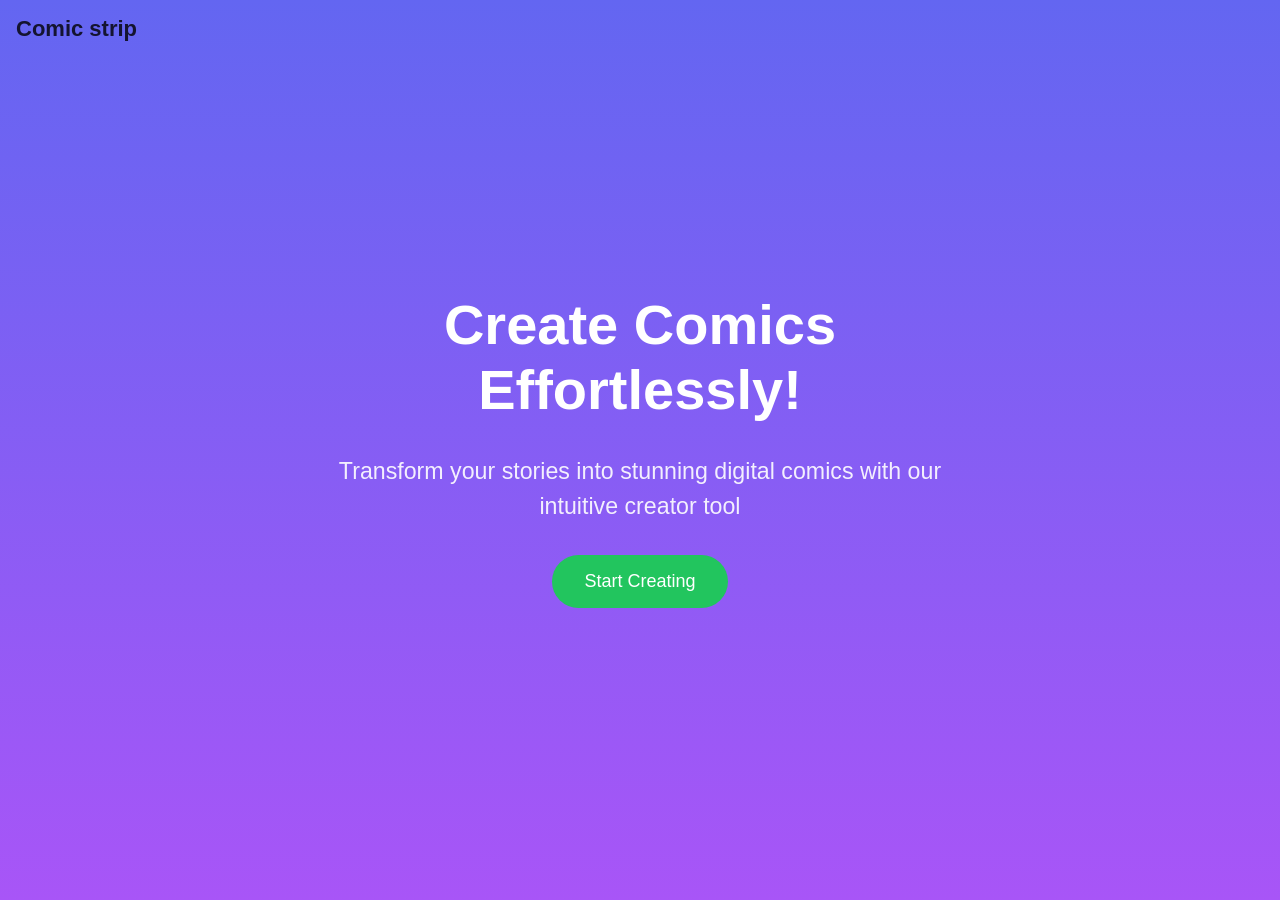
<file: Assignment_2/index.html>
<!DOCTYPE html>
<html lang="en">
  <head>
    <meta charset="UTF-8" />
    <meta name="viewport" content="width=device-width, initial-scale=1.0" />
    <title>Comic Strip - Meet Kanojiya</title>
    <link rel="preconnect" href="https://fonts.googleapis.com" />

    <link rel="preconnect" href="https://fonts.gstatic.com" crossorigin />
    <link
      href="https://fonts.googleapis.com/css2?family=IBM+Plex+Mono:ital,wght@0,100;0,200;0,300;0,400;0,500;0,600;0,700;1,100;1,200;1,300;1,400;1,500;1,600;1,700&family=Poppins:wght@300;400;500;600;700&display=swap"
      rel="stylesheet"
    />

    <link rel="stylesheet" href="./css/styles.css" />
  </head>

  <body>
    <div class="logo">Comic strip</div>

    <div class="container">
      <h1>Create Comics Effortlessly!</h1>
      <p>
        Transform your stories into stunning digital comics with our intuitive
        creator tool
      </p>
      <button
        class="cta-button"
        onclick="window.location.href='../pages/login.html'"
      >
        Start Creating
      </button>
    </div>
  </body>
</html>
</file>
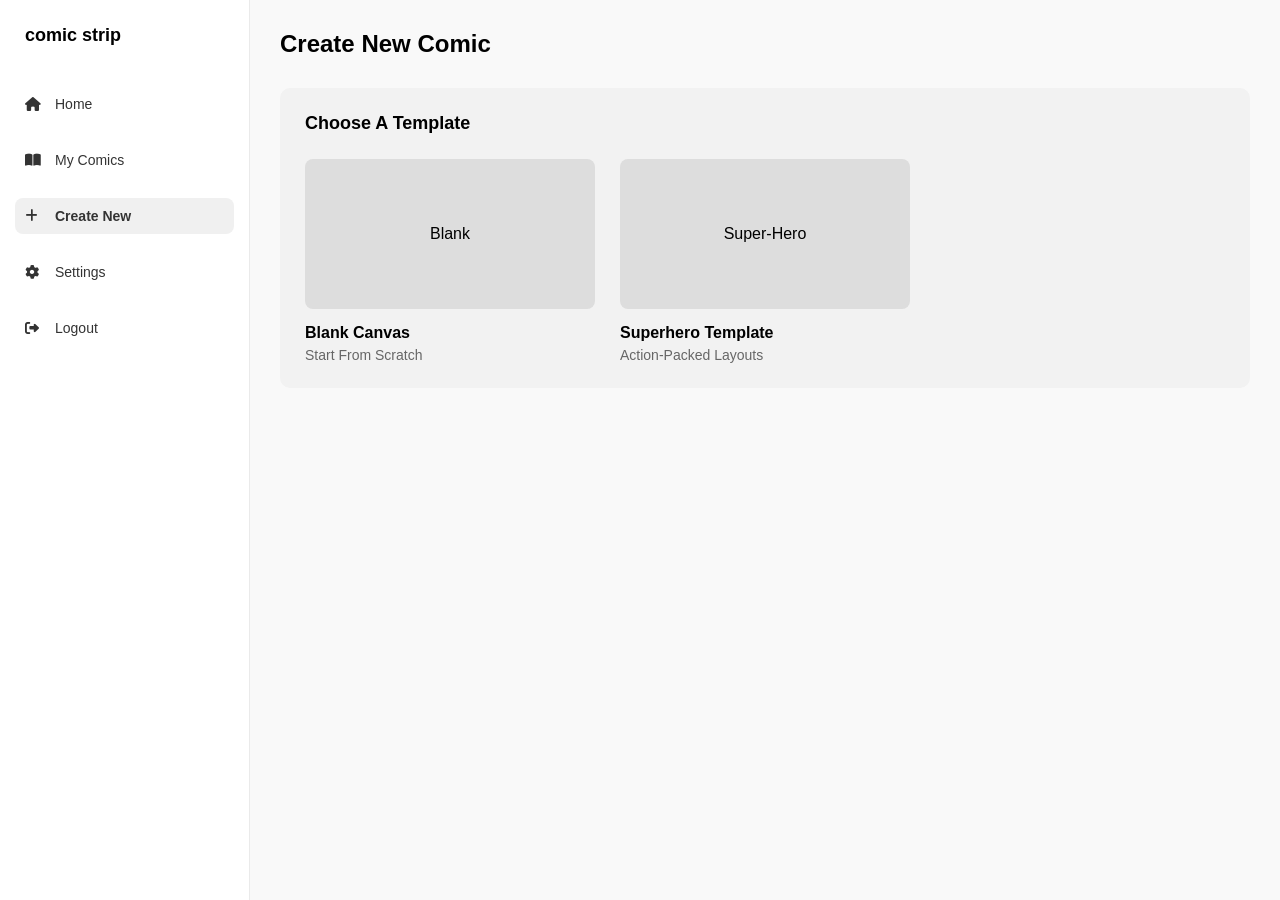
<file: Assignment_2/pages/create-new.html>
<!DOCTYPE html>
<html lang="en">
<head>
    <meta charset="UTF-8">
    <meta name="viewport" content="width=device-width, initial-scale=1.0">
    <title>Comic Strip Creator - Create New</title>
    <link rel="stylesheet" href="../css/create-new.css">
    <!-- Font Awesome for icons -->
    <link rel="stylesheet" href="https://cdnjs.cloudflare.com/ajax/libs/font-awesome/6.4.0/css/all.min.css">
</head>
<body>
    <div class="dashboard-container">
        <!-- Sidebar -->
        <div class="sidebar">
            <div class="logo">comic strip</div>
            <nav class="sidebar-nav">
                <ul>
                    <li>
                        <a href="./dashboard.html"><i class="fa-solid fa-house"></i> Home</a>
                    </li>
                    <li>
                        <a href="mycomics.html"><i class="fa-solid fa-book-open"></i> My Comics</a>
                    </li>
                    <li class="active">
                        <a href="create-new.html"><i class="fa-solid fa-plus"></i> Create New</a>
                    </li>
                    <li>
                        <a href="./settings.html"><i class="fa-solid fa-gear"></i> Settings</a>
                    </li>
                    <li>
                        <a href="../index.html"><i class="fa-solid fa-right-from-bracket"></i> Logout</a>
                    </li>
                </ul>
            </nav>
        </div>

        <!-- Main Content -->
        <main class="main-content">
            <div class="header">
                <h1>Create New Comic</h1>
            </div>

            <div class="template-section">
                <h2>Choose A Template</h2>
                <div class="template-grid">
                    <a href="#" class="template-card">
                        <div class="template-preview">
                            Blank
                        </div>
                        <div class="template-info">
                            <h3>Blank Canvas</h3>
                            <p>Start From Scratch</p>
                        </div>
                    </a>

                    <a href="#" class="template-card">
                        <div class="template-preview">
                            Super-Hero
                        </div>
                        <div class="template-info">
                            <h3>Superhero Template</h3>
                            <p>Action-Packed Layouts</p>
                        </div>
                    </a>
                </div>
            </div>
        </main>
    </div>
</body>
</html>
</file>
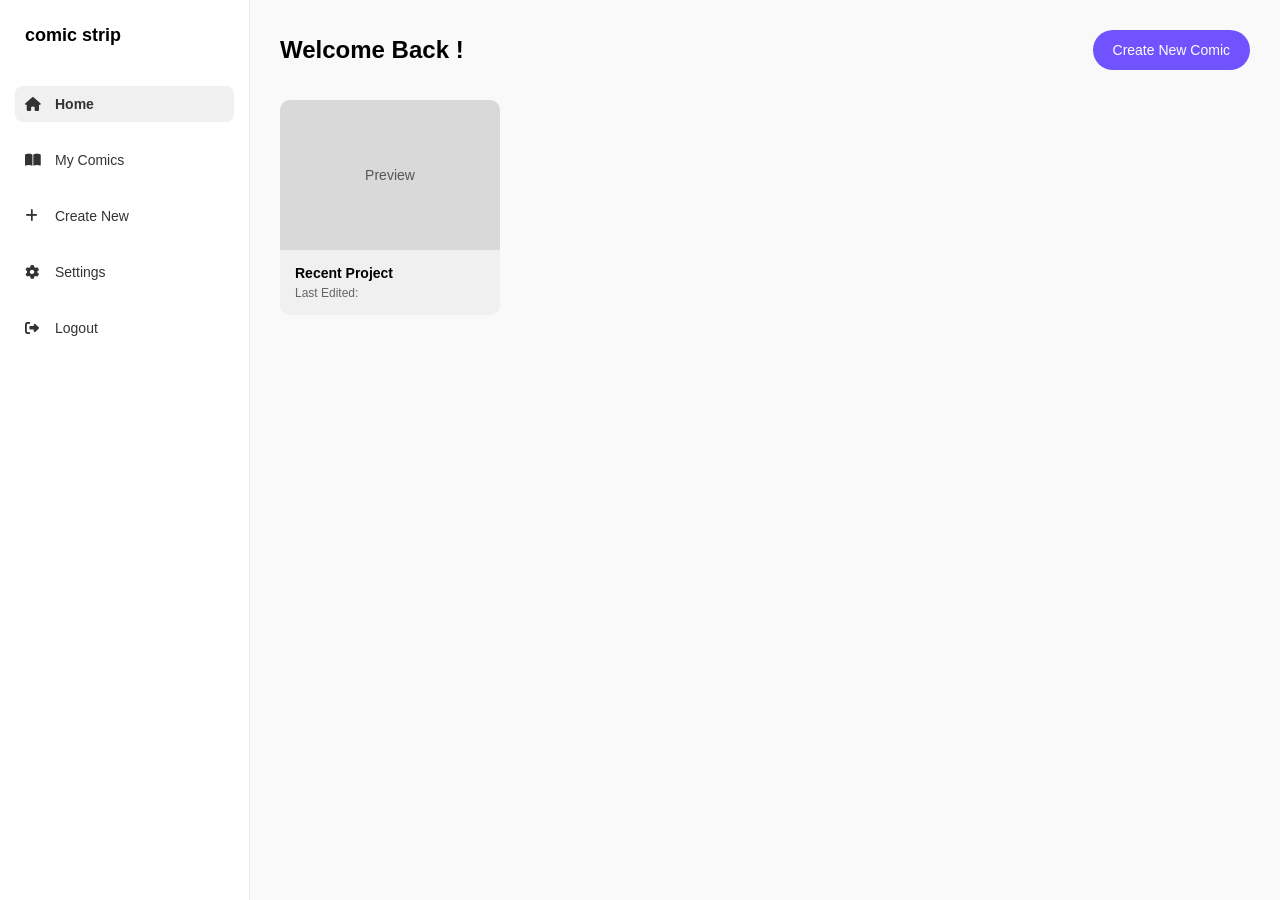
<file: Assignment_2/pages/dashboard.html>
<!DOCTYPE html>
<html lang="en">
<head>
    <meta charset="UTF-8">
    <meta name="viewport" content="width=device-width, initial-scale=1.0">
    <title>Comic Strip Creator - Dashboard</title>
    <link rel="stylesheet" href="../css/dashboard.css">
    <!-- Font Awesome for icons -->
    <link rel="stylesheet" href="https://cdnjs.cloudflare.com/ajax/libs/font-awesome/6.4.0/css/all.min.css">
</head>
<body>
    <div class="dashboard-container">
        <!-- Sidebar -->
        <div class="sidebar">
            <div class="logo">comic strip</div>
            <nav class="sidebar-nav">
                <ul>
                    <li class="active">
                        <a href="./dashboard.html"><i class="fa-solid fa-house"></i> Home</a>
                    </li>
                    <li>
                        <a href="./mycomics.html"><i class="fa-solid fa-book-open"></i> My Comics</a>
                    </li>
                    <li>
                        <a href="./create-new.html"><i class="fa-solid fa-plus"></i> Create New</a>
                    </li>
                    <li>
                        <a href="./settings.html"><i class="fa-solid fa-gear"></i> Settings</a>
                    </li>
                    <li>
                        <a href="../index.html"><i class="fa-solid fa-right-from-bracket"></i> Logout</a>
                    </li>
                </ul>
            </nav>
        </div>

        <!-- Main Content -->
        <main class="main-content">
            <div class="header">
                <h1>Welcome Back !</h1>
                <button class="create-btn" onclick="window.location.href='./create-new.html'">Create New Comic</button>
            </div>

            <div class="preview-card">
                <div class="preview-area">
                    <p>Preview</p>
                </div>
                <div class="preview-info">
                    <p>Recent Project</p>
                    <p>Last Edited:</p>
                </div>
            </div>
        </main>
    </div>
</body>
</html>
</file>
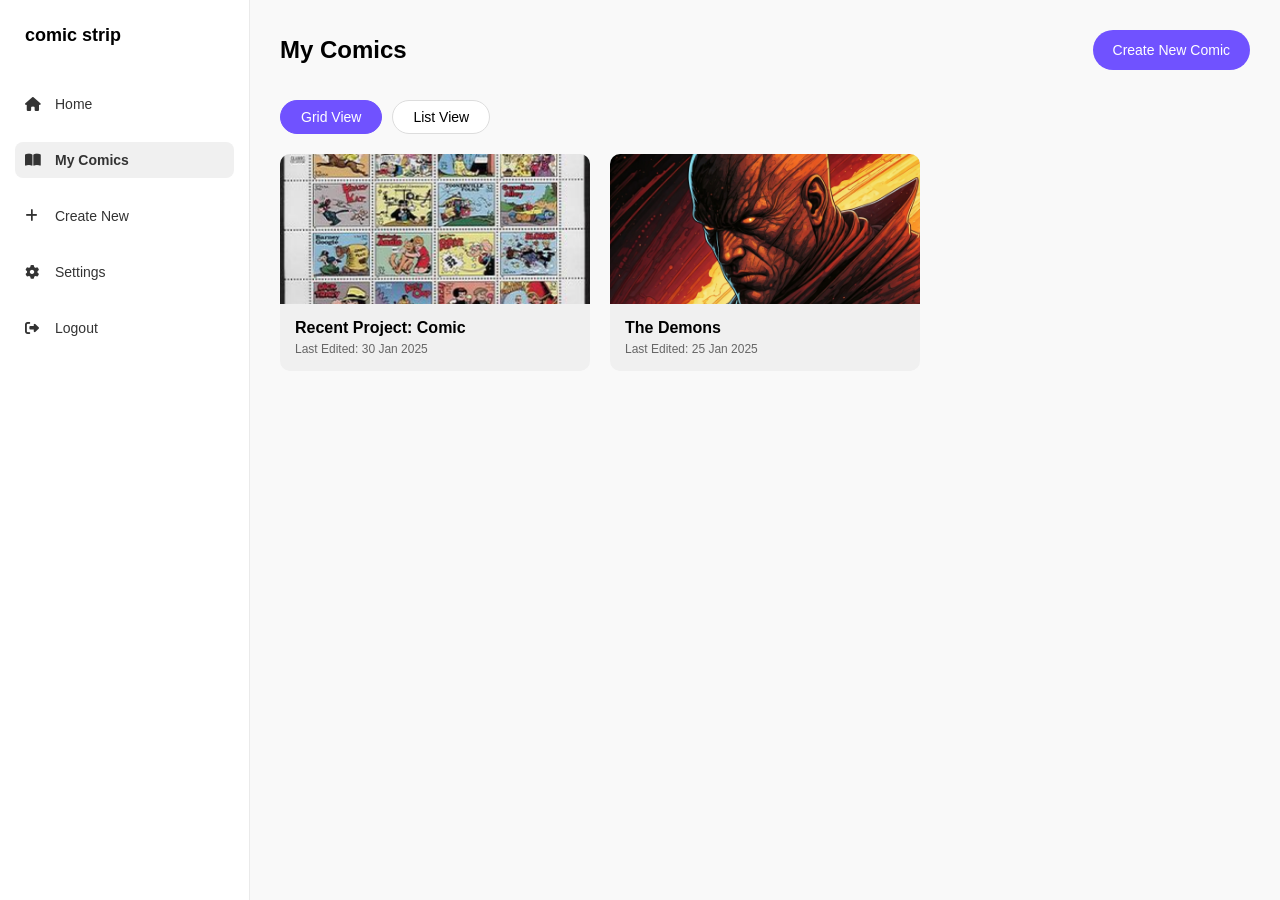
<file: Assignment_2/pages/mycomics.html>
<!DOCTYPE html>
<html lang="en">
<head>
    <meta charset="UTF-8">
    <meta name="viewport" content="width=device-width, initial-scale=1.0">
    <title>Comic Strip Creator - My Comics</title>
    <link rel="stylesheet" href="../css/mycomics.css">
    <!-- Font Awesome for icons -->
    <link rel="stylesheet" href="https://cdnjs.cloudflare.com/ajax/libs/font-awesome/6.4.0/css/all.min.css">
</head>
<body>
    <div class="dashboard-container">
        <!-- Sidebar -->
        <div class="sidebar">
            <div class="logo">comic strip</div>
            <nav class="sidebar-nav">
                <ul>
                    <li>
                        <a href="./dashboard.html"><i class="fa-solid fa-house"></i> Home</a>
                    </li>
                    <li class="active">
                        <a href="./mycomics.html"><i class="fa-solid fa-book-open"></i> My Comics</a>
                    </li>
                    <li>
                        <a href="create-new.html"><i class="fa-solid fa-plus"></i> Create New</a>
                    </li>
                    <li>
                        <a href="./settings.html"><i class="fa-solid fa-gear"></i> Settings</a>
                    </li>
                    <li>
                        <a href="../index.html"><i class="fa-solid fa-right-from-bracket"></i> Logout</a>
                    </li>
                </ul>
            </nav>
        </div>

        <!-- Main Content -->
        <main class="main-content">
            <div class="header">
                <h1>My Comics</h1>
                <a href="./create-new.html" class="create-btn">Create New Comic</a>
            </div>

            <div class="view-options">
                <button class="view-btn active">Grid View</button>
                <button class="view-btn">List View</button>
            </div>

            <div class="comics-grid">
                <div class="comic-card">
                    <div class="comic-preview">
                        <img src="../assets/mycomic1.png" alt="Comic Preview">
                    </div>
                    <div class="comic-info">
                        <h3>Recent Project: Comic</h3>
                        <p>Last Edited: 30 Jan 2025</p>
                    </div>
                </div>

                <div class="comic-card">
                    <div class="comic-preview">
                        <img src="../assets/demon.png" alt="The Demons">
                    </div>
                    <div class="comic-info">
                        <h3>The Demons</h3>
                        <p>Last Edited: 25 Jan 2025</p>
                    </div>
                </div>
            </div>
        </main>
    </div>
</body>
</html>
</file>
<file: Assignment_2/css/styles.css>
* {
    margin: 0;
    padding: 0;
    box-sizing: border-box;
    font-family: "IBM Plex Mono Static", BlinkMacSystemFont, 'Segoe UI', Roboto, Oxygen, Ubuntu, Cantarell, sans-serif;
}

body {
    min-height: 100vh;
    background: linear-gradient(to bottom, #6366f1, #a855f7);
    background-color: white;
    display: flex;
    flex-direction: column;
    align-items: center;
    justify-content: center;
    color: white;
    padding: 1rem;
}

.logo {
    position: absolute;
    top: 1rem;
    left: 1rem;
    font-size: 22px;
    opacity: 0.8;
    color: black;
    font-weight: bold;
}

.container {
    text-align: center;
    max-width: 42rem;
    margin: 0 auto;
}

h1 {
    font-size: 3.5rem;
    font-weight: bold;
    margin-bottom: 1.5rem;
}

p {
    font-size: 1.45rem;
    padding-top: 8px;
    opacity: 0.9;
    margin-bottom: 2rem;
    line-height: 1.5;
}

.cta-button {
    background-color: #22c55e;
    color: white;
    border: none;
    padding: 1rem 2rem;
    border-radius: 9999px;
    font-size: 1.125rem;
    font-weight: 500;
    cursor: pointer;
    transition: background-color 0.3s ease;
}

.cta-button:hover {
    background-color: #16a34a;
}

@media (max-width: 640px) {
    h1 {
        font-size: 2rem;
    }

    p {
        font-size: 1rem;
    }
}
</file>
<file: Assignment_2/css/create-new.css>
* {
    margin: 0;
    padding: 0;
    box-sizing: border-box;
    font-family: "IBM Plex Mono Static", BlinkMacSystemFont, 'Segoe UI', Roboto, sans-serif;
}

body {
    background-color: #f9f9f9;
    height: 100vh;
    overflow: hidden;
}

/* Dashboard Layout */
.dashboard-container {
    display: flex;
    height: 100vh;
}

/* Sidebar Styles */
.sidebar {
    width: 250px;
    background-color: white;
    border-right: 1px solid #eaeaea;
    padding: 25px 15px;
    display: flex;
    flex-direction: column;
}

.logo {
    font-size: 18px;
    font-weight: bold;
    margin-bottom: 40px;
    padding-left: 10px;
    cursor: pointer;
}

.sidebar-nav ul {
    list-style: none;
}

.sidebar-nav li {
    margin-bottom: 20px;
}

.sidebar-nav a {
    display: flex;
    align-items: center;
    text-decoration: none;
    color: #333;
    font-size: 14px;
    padding: 10px;
    border-radius: 8px;
    transition: background-color 0.3s;
}

.sidebar-nav a i {
    margin-right: 10px;
    width: 20px;
}

.sidebar-nav li.active a {
    background-color: #f0f0f0;
    font-weight: bold;
}

.sidebar-nav a:hover {
    background-color: #f5f5f5;
}

/* Main Content Styles */
.main-content {
    flex: 1;
    padding: 30px;
    overflow-y: auto;
}

.header {
    margin-bottom: 30px;
}

.header h1 {
    font-size: 24px;
    font-weight: 600;
}

/* Template Section Styles */
.template-section {
    background-color: #f2f2f2;
    border-radius: 10px;
    padding: 25px;
    margin-bottom: 30px;
}

.template-section h2 {
    font-size: 18px;
    margin-bottom: 25px;
}

.template-grid {
    display: grid;
    grid-template-columns: repeat(auto-fill, minmax(250px, 1fr));
    gap: 25px;
}

.template-card {
    text-decoration: none;
    color: inherit;
    cursor: pointer;
}

.template-preview {
    background-color: #ddd;
    height: 150px;
    border-radius: 8px;
    margin-bottom: 15px;
    display: flex;
    align-items: center;
    justify-content: center;
    font-weight: 500;
    transition: background-color 0.3s;
}

.template-preview:hover {
    background-color: #ccc;
}

.template-info h3 {
    font-size: 16px;
    margin-bottom: 5px;
}

.template-info p {
    font-size: 14px;
    color: #666;
}

/* Responsive Styles */
@media (max-width: 768px) {
    .dashboard-container {
        flex-direction: column;
    }
    
    .sidebar {
        width: 100%;
        border-right: none;
        border-bottom: 1px solid #eaeaea;
        padding: 15px;
    }
    
    .logo {
        margin-bottom: 20px;
    }
    
    .sidebar-nav ul {
        display: flex;
        justify-content: space-between;
    }
    
    .sidebar-nav li {
        margin-bottom: 0;
    }
    
    .sidebar-nav a {
        flex-direction: column;
        text-align: center;
        padding: 8px;
    }
    
    .sidebar-nav a i {
        margin-right: 0;
        margin-bottom: 5px;
    }
    
    .main-content {
        padding: 15px;
    }
    
    .template-grid {
        grid-template-columns: 1fr;
    }
}
</file>
<file: Assignment_2/css/dashboard.css>
/* Reset and Global Styles */
* {
    margin: 0;
    padding: 0;
    box-sizing: border-box;
    font-family: "IBM Plex Mono Static", BlinkMacSystemFont, 'Segoe UI', Roboto, sans-serif;
}

body {
    background-color: #f9f9f9;
    height: 100vh;
    overflow: hidden;
}

/* Dashboard Layout */
.dashboard-container {
    display: flex;
    height: 100vh;
}

/* Sidebar Styles */
.sidebar {
    width: 250px;
    background-color: white;
    border-right: 1px solid #eaeaea;
    padding: 25px 15px;
    display: flex;
    flex-direction: column;
}

.logo {
    font-size: 18px;
    font-weight: bold;
    margin-bottom: 40px;
    padding-left: 10px;
}

.sidebar-nav ul {
    list-style: none;
}

.sidebar-nav li {
    margin-bottom: 20px;
}

.sidebar-nav a {
    display: flex;
    align-items: center;
    text-decoration: none;
    color: #333;
    font-size: 14px;
    padding: 10px;
    border-radius: 8px;
    transition: background-color 0.3s;
}

.sidebar-nav a i {
    margin-right: 10px;
    width: 20px;
}

.sidebar-nav li.active a {
    background-color: #f0f0f0;
    font-weight: bold;
}

.sidebar-nav a:hover {
    background-color: #f5f5f5;
}

/* Main Content Styles */
.main-content {
    flex: 1;
    padding: 30px;
    overflow-y: auto;
}

.header {
    display: flex;
    justify-content: space-between;
    align-items: center;
    margin-bottom: 30px;
}

.header h1 {
    font-size: 24px;
    font-weight: 600;
}

.create-btn {
    background-color: #7052ff;
    color: white;
    border: none;
    border-radius: 25px;
    padding: 12px 20px;
    font-size: 14px;
    cursor: pointer;
    transition: background-color 0.3s;
}

.create-btn:hover {
    background-color: #5a3df7;
}

/* Preview Card Styles */
.preview-card {
    background-color: #f0f0f0;
    border-radius: 10px;
    width: 220px;
    overflow: hidden;
}

.preview-area {
    height: 150px;
    background-color: #d9d9d9;
    display: flex;
    justify-content: center;
    align-items: center;
    font-size: 14px;
    color: #555;
}

.preview-info {
    padding: 15px;
    font-size: 14px;
}

.preview-info p:first-child {
    font-weight: bold;
    margin-bottom: 5px;
}

.preview-info p:last-child {
    color: #666;
    font-size: 12px;
}

/* Responsive Styles */
@media (max-width: 768px) {
    .dashboard-container {
        flex-direction: column;
    }
    
    .sidebar {
        width: 100%;
        border-right: none;
        border-bottom: 1px solid #eaeaea;
        padding: 15px;
    }
    
    .logo {
        margin-bottom: 20px;
    }
    
    .sidebar-nav ul {
        display: flex;
        justify-content: space-between;
    }
    
    .sidebar-nav li {
        margin-bottom: 0;
    }
    
    .sidebar-nav a {
        flex-direction: column;
        text-align: center;
        padding: 8px;
    }
    
    .sidebar-nav a i {
        margin-right: 0;
        margin-bottom: 5px;
    }
    
    .main-content {
        padding: 15px;
    }
    
    .header {
        flex-direction: column;
        align-items: flex-start;
    }
    
    .header h1 {
        margin-bottom: 15px;
    }
}
</file>
<file: Assignment_2/css/mycomics.css>
/* Reset and Global Styles */
* {
    margin: 0;
    padding: 0;
    box-sizing: border-box;
    font-family: "IBM Plex Mono Static", BlinkMacSystemFont, 'Segoe UI', Roboto, sans-serif;
}

body {
    background-color: #f9f9f9;
    height: 100vh;
    overflow: hidden;
}

/* Dashboard Layout */
.dashboard-container {
    display: flex;
    height: 100vh;
}

/* Sidebar Styles */
.sidebar {
    width: 250px;
    background-color: white;
    border-right: 1px solid #eaeaea;
    padding: 25px 15px;
    display: flex;
    flex-direction: column;
}

.logo {
    font-size: 18px;
    font-weight: bold;
    margin-bottom: 40px;
    padding-left: 10px;
}

.sidebar-nav ul {
    list-style: none;
}

.sidebar-nav li {
    margin-bottom: 20px;
}

.sidebar-nav a {
    display: flex;
    align-items: center;
    text-decoration: none;
    color: #333;
    font-size: 14px;
    padding: 10px;
    border-radius: 8px;
    transition: background-color 0.3s;
}

.sidebar-nav a i {
    margin-right: 10px;
    width: 20px;
}

.sidebar-nav li.active a {
    background-color: #f0f0f0;
    font-weight: bold;
}

.sidebar-nav a:hover {
    background-color: #f5f5f5;
}

/* Main Content Styles */
.main-content {
    flex: 1;
    padding: 30px;
    overflow-y: auto;
}

.header {
    display: flex;
    justify-content: space-between;
    align-items: center;
    margin-bottom: 30px;
}

.header h1 {
    font-size: 24px;
    font-weight: 600;
}

.create-btn {
    background-color: #7052ff;
    color: white;
    border: none;
    border-radius: 25px;
    padding: 12px 20px;
    font-size: 14px;
    cursor: pointer;
    transition: background-color 0.3s;
    text-decoration: none;
}

.create-btn:hover {
    background-color: #5a3df7;
}

/* View Options Styles */
.view-options {
    margin-bottom: 20px;
    display: flex;
    gap: 10px;
}

.view-btn {
    background-color: white;
    border: 1px solid #ddd;
    border-radius: 20px;
    padding: 8px 20px;
    font-size: 14px;
    cursor: pointer;
    transition: all 0.3s;
}

.view-btn.active {
    background-color: #7052ff;
    color: white;
    border-color: #7052ff;
}

.view-btn:hover:not(.active) {
    background-color: #f0f0f0;
}

/* Comics Grid Styles */
.comics-grid {
    display: grid;
    grid-template-columns: repeat(auto-fill, minmax(250px, 1fr));
    gap: 20px;
}

.comic-card {
    background-color: #f0f0f0;
    border-radius: 10px;
    overflow: hidden;
    transition: transform 0.3s, box-shadow 0.3s;
}

.comic-card:hover {
    transform: translateY(-5px);
    box-shadow: 0 5px 15px rgba(0, 0, 0, 0.1);
}

.comic-preview {
    height: 150px;
    overflow: hidden;
}

.comic-preview img {
    width: 100%;
    height: 100%;
    object-fit: cover;
    transition: transform 0.3s;
}

.comic-card:hover .comic-preview img {
    transform: scale(1.05);
}

.comic-info {
    padding: 15px;
}

.comic-info h3 {
    font-size: 16px;
    margin-bottom: 5px;
}

.comic-info p {
    font-size: 12px;
    color: #666;
}

/* Responsive Styles */
@media (max-width: 768px) {
    .dashboard-container {
        flex-direction: column;
    }
    
    .sidebar {
        width: 100%;
        border-right: none;
        border-bottom: 1px solid #eaeaea;
        padding: 15px;
    }
    
    .logo {
        margin-bottom: 20px;
    }
    
    .sidebar-nav ul {
        display: flex;
        justify-content: space-between;
    }
    
    .sidebar-nav li {
        margin-bottom: 0;
    }
    
    .sidebar-nav a {
        flex-direction: column;
        text-align: center;
        padding: 8px;
    }
    
    .sidebar-nav a i {
        margin-right: 0;
        margin-bottom: 5px;
    }
    
    .main-content {
        padding: 15px;
    }
    
    .header {
        flex-direction: column;
        align-items: flex-start;
    }
    
    .header h1 {
        margin-bottom: 15px;
    }
    
    .comics-grid {
        grid-template-columns: 1fr;
    }
}
</file>
